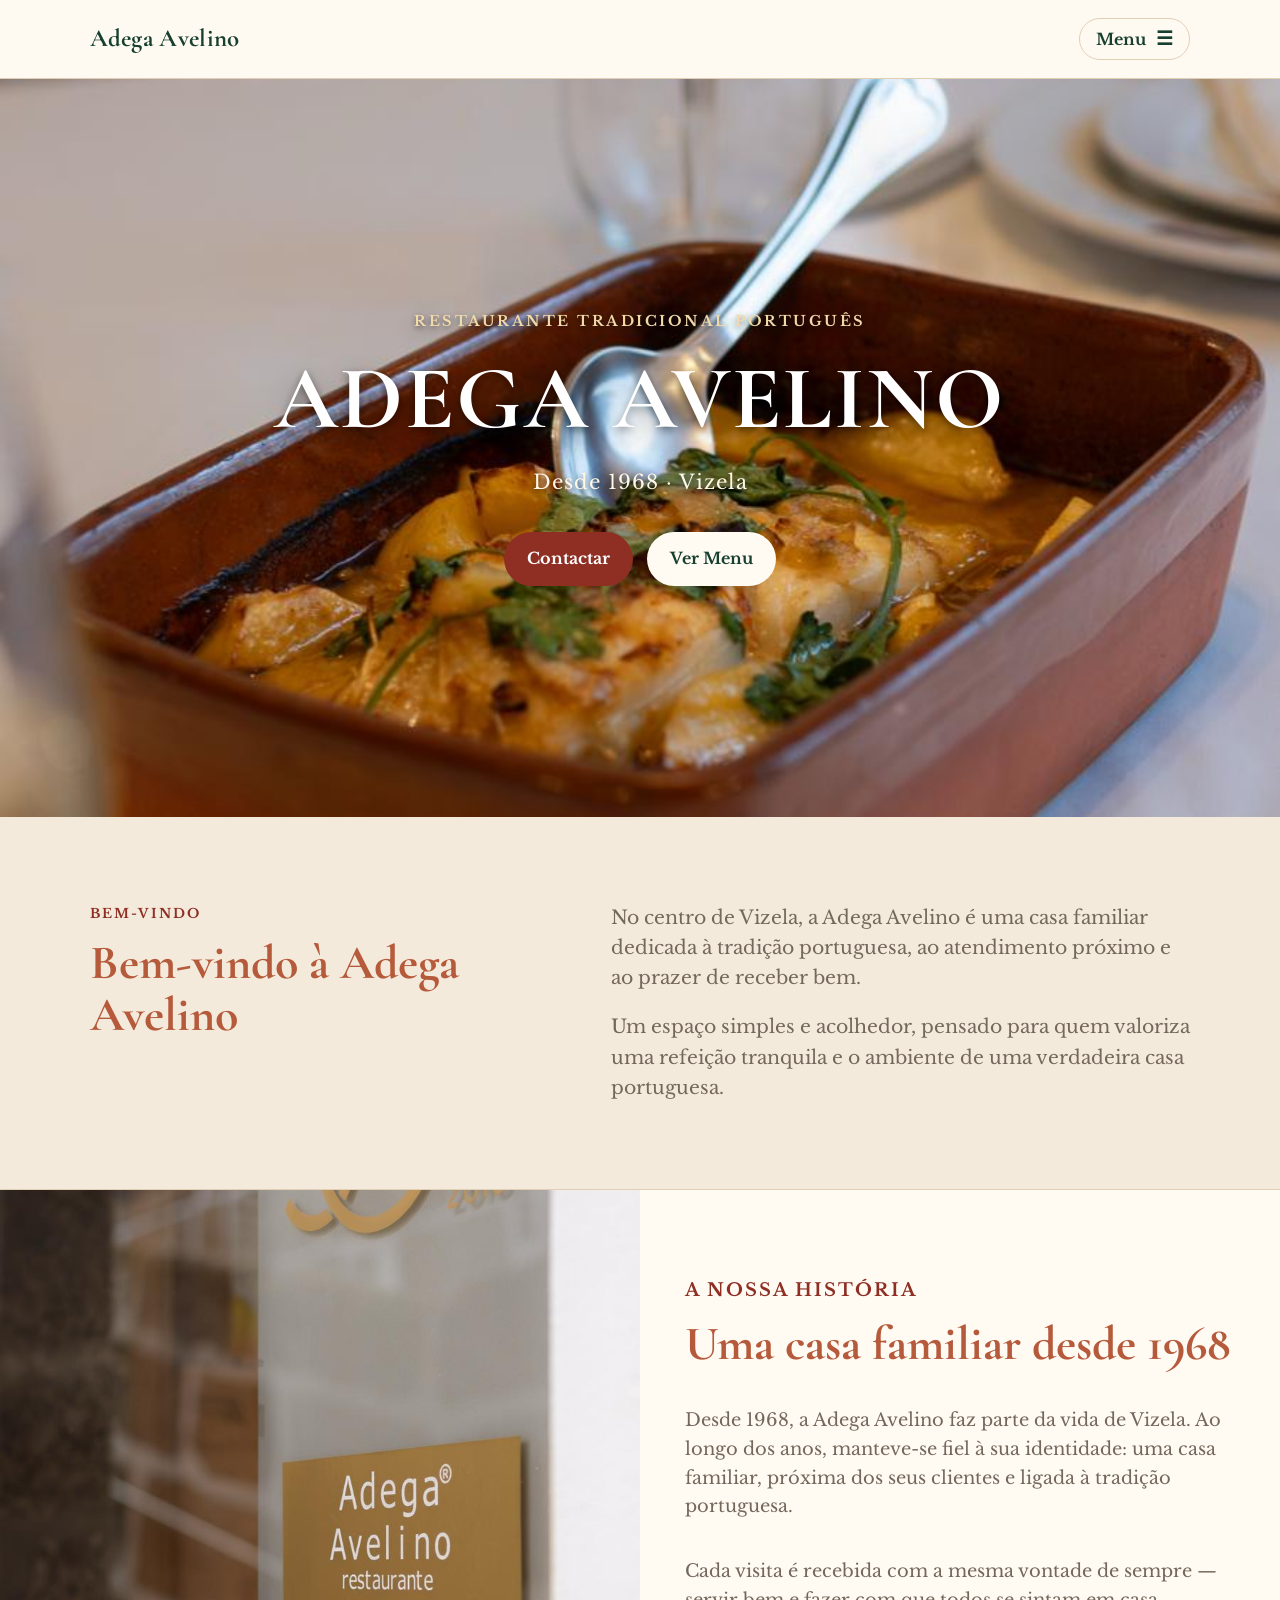
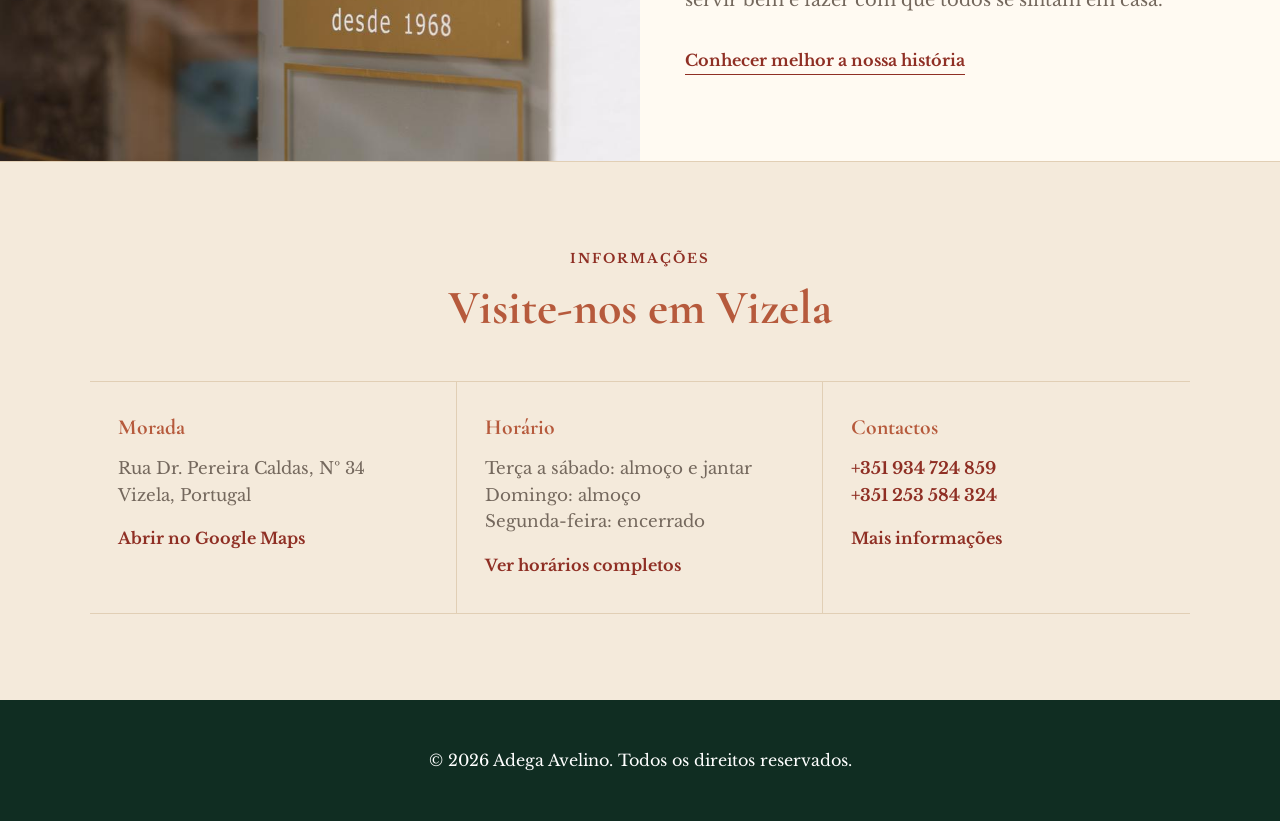
<file: index.html>
<!DOCTYPE html>
<html lang="pt">
<head>
  <meta charset="UTF-8" />
  <meta name="viewport" content="width=device-width, initial-scale=1.0" />

  <title>Adega Avelino | Restaurante Tradicional em Vizela</title>

  <meta
    name="description"
    content="Adega Avelino, restaurante tradicional português em Vizela desde 1968. Uma casa familiar dedicada à tradição, ao atendimento próximo e ao prazer de receber bem."
  />

  <link rel="stylesheet" href="assets/css/styles.css" />
</head>

<body>
  <header class="site-header">
    <a href="index.html" class="logo">Adega Avelino</a>

    <button class="menu-toggle" type="button" aria-label="Abrir menu">
      <span>Menu</span>
      <span class="menu-icon">☰</span>
    </button>
  </header>

  <div class="menu-overlay" id="menuOverlay">
    <div class="menu-panel">
      <div class="menu-panel-header">
        <a href="index.html" class="logo">Adega Avelino</a>

        <button class="menu-close" type="button" aria-label="Fechar menu">
          ×
        </button>
      </div>

      <nav class="overlay-nav">
        <a href="index.html">Início</a>
        <a href="sobre.html">Sobre Nós</a>
        <a href="menu.html">Menu</a>
        <a href="avaliacoes.html">Avaliações</a>
        <a href="contactos.html">Contactos</a>
        <a href="contactos.html">Reservas</a>
      </nav>

      <div class="menu-panel-footer">
        <p>Rua Dr. Pereira Caldas, Nº 34<br>Vizela</p>
        <a href="tel:+351934724859">+351 934 724 859</a>
      </div>
    </div>
  </div>

  <main>
    <section class="home-classic-hero">
      <div class="home-classic-hero-inner">
        <p class="home-kicker">Restaurante tradicional português</p>
        <h1>Adega Avelino</h1>
        <p class="home-meta">Desde 1968 · Vizela</p>

        <div class="home-hero-actions">
          <a href="contactos.html" class="btn btn-primary">Contactar</a>
          <a href="menu.html" class="btn btn-secondary">Ver Menu</a>
        </div>
      </div>
    </section>

    <section class="home-welcome">
      <div class="home-section-heading">
        <p class="eyebrow dark">Bem-vindo</p>
        <h2>Bem-vindo à Adega Avelino</h2>
      </div>

      <div class="home-welcome-text">
        <p>
          No centro de Vizela, a Adega Avelino é uma casa familiar dedicada à
          tradição portuguesa, ao atendimento próximo e ao prazer de receber bem.
        </p>

        <p>
          Um espaço simples e acolhedor, pensado para quem valoriza uma refeição
          tranquila e o ambiente de uma verdadeira casa portuguesa.
        </p>
      </div>
    </section>

    <section class="home-history">
      <div class="home-history-image"></div>

      <div class="home-history-text">
        <p class="eyebrow dark">A nossa história</p>
        <h2>Uma casa familiar desde 1968</h2>

        <p>
          Desde 1968, a Adega Avelino faz parte da vida de Vizela. Ao longo dos
          anos, manteve-se fiel à sua identidade: uma casa familiar, próxima dos
          seus clientes e ligada à tradição portuguesa.
        </p>

        <p>
          Cada visita é recebida com a mesma vontade de sempre — servir bem e
          fazer com que todos se sintam em casa.
        </p>

        <a href="sobre.html" class="text-link">Conhecer melhor a nossa história</a>
      </div>
    </section>

    <section class="home-info-simple">
      <div class="home-section-heading center">
        <p class="eyebrow dark">Informações</p>
        <h2>Visite-nos em Vizela</h2>
      </div>

      <div class="home-info-columns">
        <article>
          <h3>Morada</h3>
          <p>
            Rua Dr. Pereira Caldas, Nº 34<br>
            Vizela, Portugal
          </p>

          <a
            href="https://maps.app.goo.gl/jkGXT7H3oTZgTaAMA"
            target="_blank"
            rel="noopener noreferrer"
          >
            Abrir no Google Maps
          </a>
        </article>

        <article>
          <h3>Horário</h3>
          <p>
            Terça a sábado: almoço e jantar<br>
            Domingo: almoço<br>
            Segunda-feira: encerrado
          </p>

          <a href="contactos.html">Ver horários completos</a>
        </article>

        <article>
          <h3>Contactos</h3>
          <p>
            <a href="tel:+351934724859">+351 934 724 859</a><br>
            <a href="tel:+351253584324">+351 253 584 324</a>
          </p>

          <a href="contactos.html">Mais informações</a>
        </article>
      </div>
    </section>
  </main>

  <footer class="site-footer">
    <p>© 2026 Adega Avelino. Todos os direitos reservados.</p>
  </footer>

  <script src="assets/js/main.js"></script>
</body>
</html>
</file>
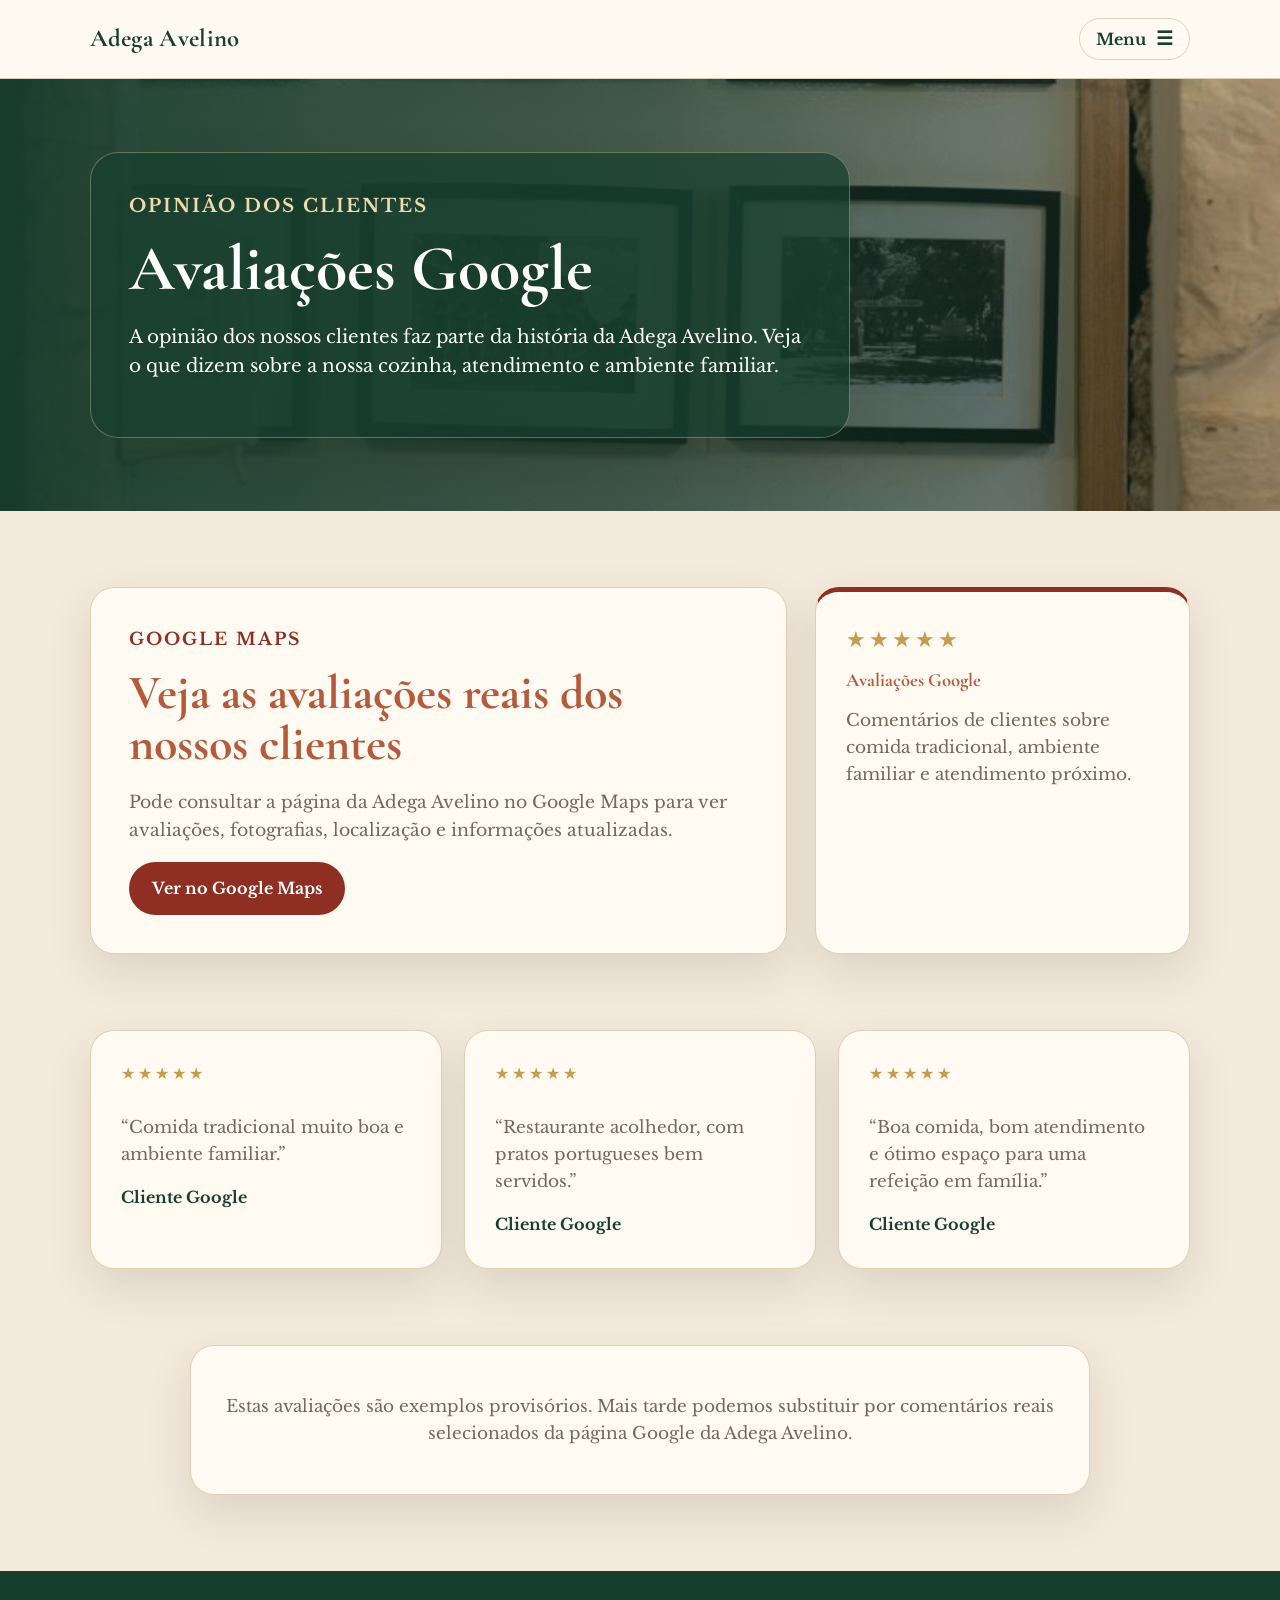
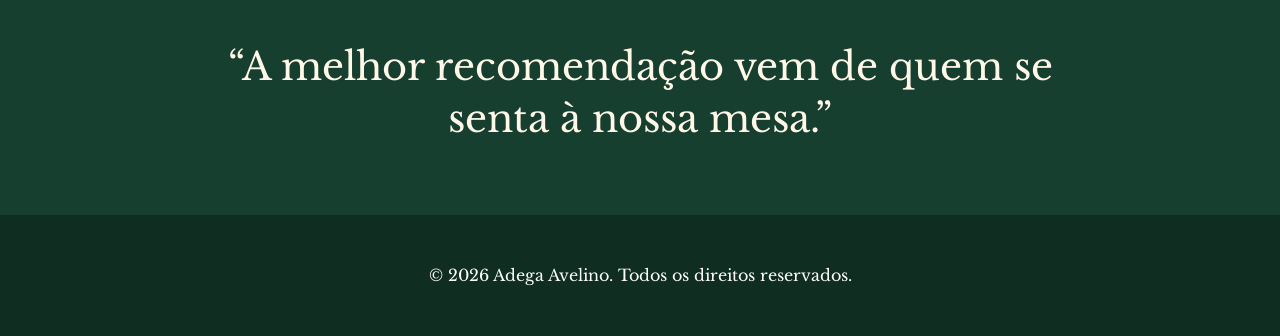
<file: avaliacoes.html>
<!-- teste -->
<!DOCTYPE html>
<html lang="pt">
<head>
  <meta charset="UTF-8" />
  <meta name="viewport" content="width=device-width, initial-scale=1.0" />

  <title>Avaliações | Adega Avelino</title>

  <meta
    name="description"
    content="Veja avaliações de clientes da Adega Avelino no Google Maps."
  />

  <link rel="stylesheet" href="assets/css/styles.css" />
</head>

<body>
  <header class="site-header">
  <a href="index.html" class="logo">Adega Avelino</a>

  <button class="menu-toggle" type="button" aria-label="Abrir menu">
    <span>Menu</span>
    <span class="menu-icon">☰</span>
  </button>
</header>

<div class="menu-overlay" id="menuOverlay">
  <div class="menu-panel">
    <div class="menu-panel-header">
      <a href="index.html" class="logo">Adega Avelino</a>

      <button class="menu-close" type="button" aria-label="Fechar menu">
        ×
      </button>
    </div>

    <nav class="overlay-nav">
      <a href="index.html">Início</a>
      <a href="sobre.html">Sobre Nós</a>
      <a href="menu.html">Menu</a>
      <a href="avaliacoes.html">Avaliações</a>
      <a href="contactos.html">Contactos</a>
      <a href="contactos.html">Reservas</a>
    </nav>

    <div class="menu-panel-footer">
      <p>Rua Dr. Pereira Caldas, Nº 34<br>Vizela</p>
      <a href="tel:+351934724859">+351 934 724 859</a>
    </div>
  </div>
</div>

  <main>
    <section class="page-hero">
      <div class="page-hero-card">
        <p class="eyebrow">Opinião dos clientes</p>
        <h1>Avaliações Google</h1>
        <p>
          A opinião dos nossos clientes faz parte da história da Adega Avelino.
          Veja o que dizem sobre a nossa cozinha, atendimento e ambiente familiar.
        </p>
      </div>
    </section>

    <section class="section reviews-intro">
      <div class="intro-text">
        <p class="eyebrow dark">Google Maps</p>
        <h2>Veja as avaliações reais dos nossos clientes</h2>
        <p>
          Pode consultar a página da Adega Avelino no Google Maps para ver avaliações,
          fotografias, localização e informações atualizadas.
        </p>

        <a
          href="https://maps.app.goo.gl/jkGXT7H3oTZgTaAMA"
          target="_blank"
          rel="noopener noreferrer"
          class="btn btn-primary"
        >
          Ver no Google Maps
        </a>
      </div>

      <div class="review-score-card">
        <span class="stars">★★★★★</span>
        <h3>Avaliações Google</h3>
        <p>
          Comentários de clientes sobre comida tradicional, ambiente familiar
          e atendimento próximo.
        </p>
      </div>
    </section>

    <section class="section reviews-grid-section">
      <article class="review-card">
        <span class="stars small">★★★★★</span>
        <p>
          “Comida tradicional muito boa e ambiente familiar.”
        </p>
        <strong>Cliente Google</strong>
      </article>

      <article class="review-card">
        <span class="stars small">★★★★★</span>
        <p>
          “Restaurante acolhedor, com pratos portugueses bem servidos.”
        </p>
        <strong>Cliente Google</strong>
      </article>

      <article class="review-card">
        <span class="stars small">★★★★★</span>
        <p>
          “Boa comida, bom atendimento e ótimo espaço para uma refeição em família.”
        </p>
        <strong>Cliente Google</strong>
      </article>
    </section>

    <section class="section reviews-note-section">
      <div class="reviews-note">
        <p>
          Estas avaliações são exemplos provisórios. Mais tarde podemos substituir por
          comentários reais selecionados da página Google da Adega Avelino.
        </p>
      </div>
    </section>

    <section class="quote-section">
      <blockquote>
        “A melhor recomendação vem de quem se senta à nossa mesa.”
      </blockquote>
    </section>
  </main>

  <footer class="site-footer">
    <p>© 2026 Adega Avelino. Todos os direitos reservados.</p>
  </footer>
</body>

<script src="assets/js/main.js"></script>
  
</html>
</file>
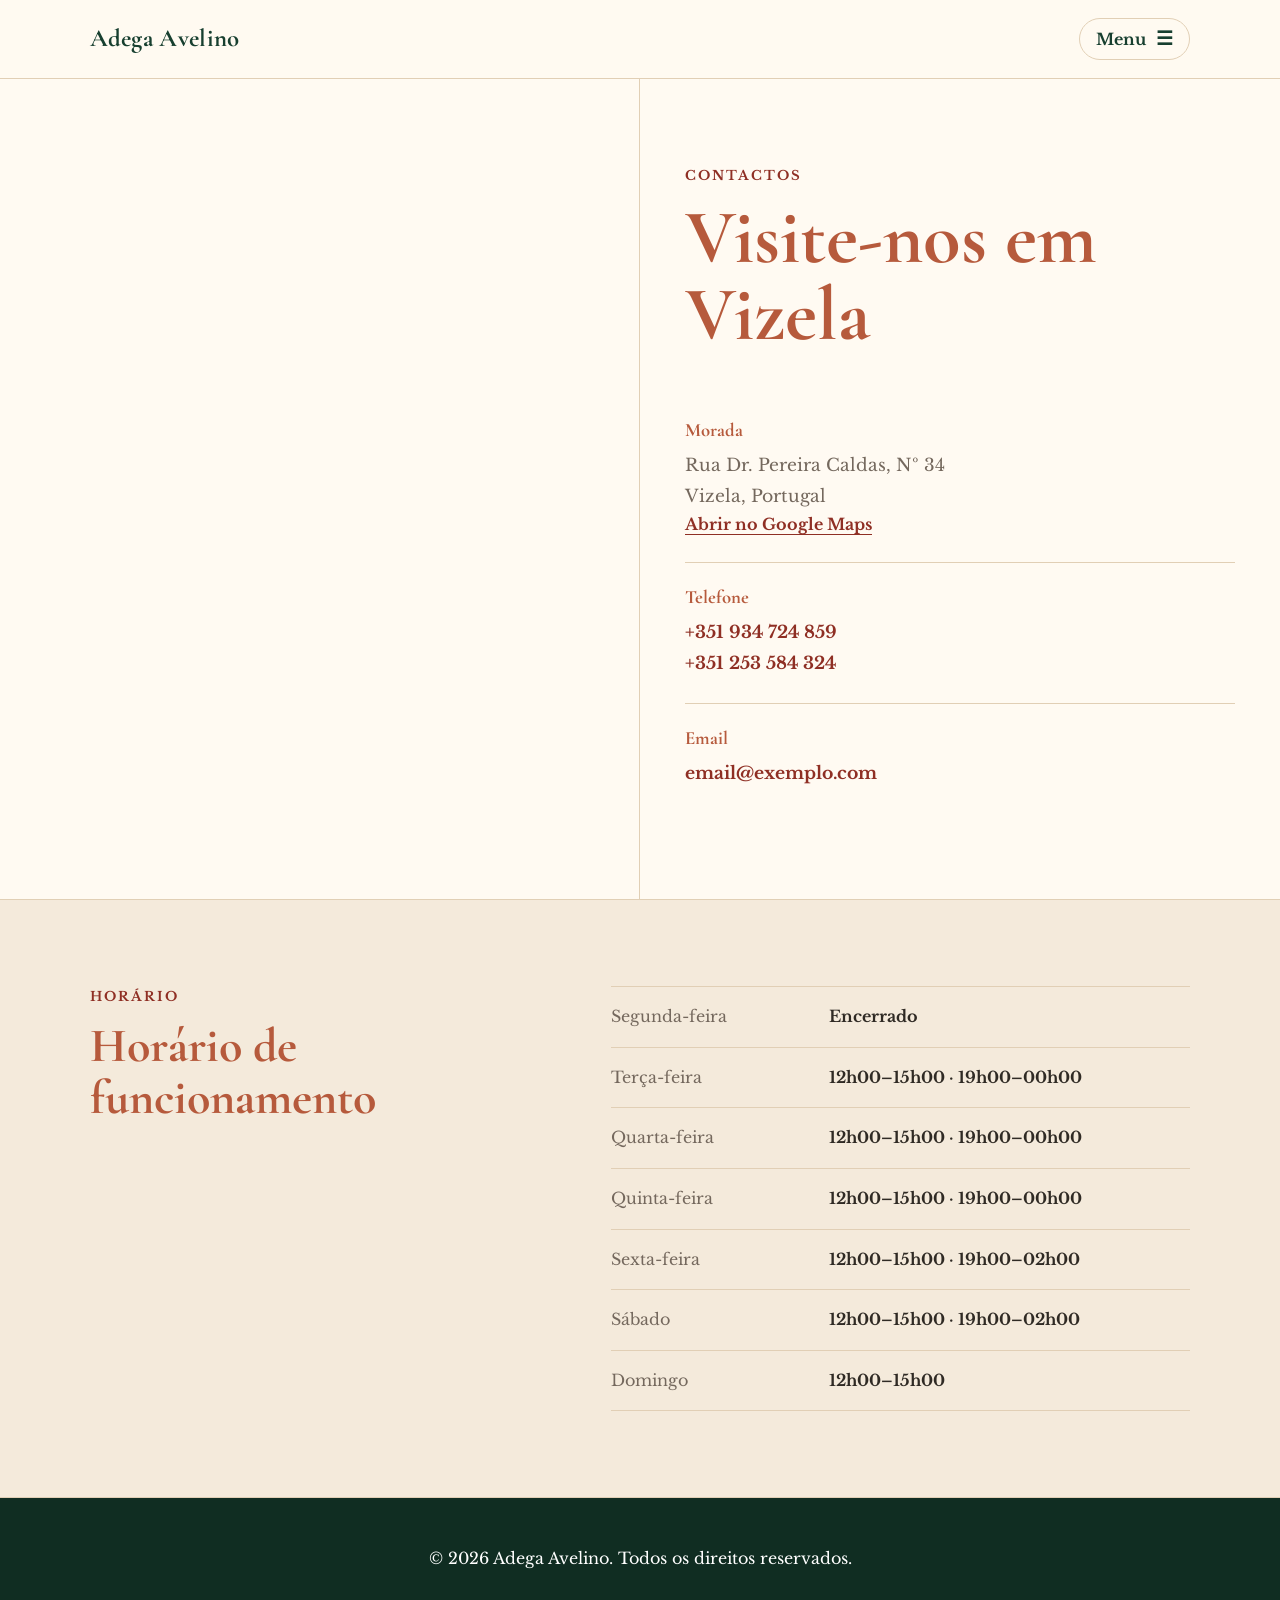
<file: contactos.html>
<!DOCTYPE html>
<html lang="pt">
<head>
  <meta charset="UTF-8" />
  <meta name="viewport" content="width=device-width, initial-scale=1.0" />

  <title>Contactos | Adega Avelino</title>

  <meta
    name="description"
    content="Contactos, localização e horário da Adega Avelino em Vizela. Restaurante tradicional português desde 1968."
  />

  <link rel="stylesheet" href="assets/css/styles.css" />
</head>

<body>
  <header class="site-header">
    <a href="index.html" class="logo">Adega Avelino</a>

    <button class="menu-toggle" type="button" aria-label="Abrir menu">
      <span>Menu</span>
      <span class="menu-icon">☰</span>
    </button>
  </header>

  <div class="menu-overlay" id="menuOverlay">
    <div class="menu-panel">
      <div class="menu-panel-header">
        <a href="index.html" class="logo">Adega Avelino</a>

        <button class="menu-close" type="button" aria-label="Fechar menu">×</button>
      </div>

      <nav class="overlay-nav">
        <a href="index.html">Início</a>
        <a href="sobre.html">Sobre Nós</a>
        <a href="menu.html">Menu</a>
        <a href="avaliacoes.html">Avaliações</a>
        <a href="contactos.html">Contactos</a>
        <a href="contactos.html">Reservas</a>
      </nav>

      <div class="menu-panel-footer">
        <p>Rua Dr. Pereira Caldas, Nº 34<br>Vizela</p>
        <a href="tel:+351934724859">+351 934 724 859</a>
      </div>
    </div>
  </div>

  <main>
    <section class="contact-about-style">
      <div class="contact-map-side">
        <iframe
          title="Localização da Adega Avelino no Google Maps"
          src="https://www.google.com/maps?q=Rua%20Dr.%20Pereira%20Caldas%2C%2034%20Vizela%2C%20Portugal&output=embed"
          loading="lazy"
          referrerpolicy="no-referrer-when-downgrade"
          allowfullscreen>
        </iframe>
      </div>

      <div class="contact-about-content">
        <p class="eyebrow dark">Contactos</p>
        <h1>Visite-nos em Vizela</h1>

        <div class="contact-info-block">
          <h3>Morada</h3>
          <p>
            Rua Dr. Pereira Caldas, Nº 34<br>
            Vizela, Portugal
          </p>

          <a
            href="https://maps.app.goo.gl/jkGXT7H3oTZgTaAMA"
            target="_blank"
            rel="noopener noreferrer"
            class="text-link"
          >
            Abrir no Google Maps
          </a>
        </div>

        <div class="contact-info-block">
          <h3>Telefone</h3>
          <p>
            <a href="tel:+351934724859">+351 934 724 859</a><br>
            <a href="tel:+351253584324">+351 253 584 324</a>
          </p>
        </div>

        <div class="contact-info-block">
          <h3>Email</h3>
          <p>
            <a href="mailto:email@exemplo.com">email@exemplo.com</a>
          </p>
        </div>
      </div>
    </section>

    <section class="contact-hours-classic">
      <div class="contact-hours-title">
        <p class="eyebrow dark">Horário</p>
        <h2>Horário de funcionamento</h2>
      </div>

      <div class="contact-hours-table">
        <div>
          <span>Segunda-feira</span>
          <strong>Encerrado</strong>
        </div>

        <div>
          <span>Terça-feira</span>
          <strong>12h00–15h00 · 19h00–00h00</strong>
        </div>

        <div>
          <span>Quarta-feira</span>
          <strong>12h00–15h00 · 19h00–00h00</strong>
        </div>

        <div>
          <span>Quinta-feira</span>
          <strong>12h00–15h00 · 19h00–00h00</strong>
        </div>

        <div>
          <span>Sexta-feira</span>
          <strong>12h00–15h00 · 19h00–02h00</strong>
        </div>

        <div>
          <span>Sábado</span>
          <strong>12h00–15h00 · 19h00–02h00</strong>
        </div>

        <div>
          <span>Domingo</span>
          <strong>12h00–15h00</strong>
        </div>
      </div>
    </section>
  </main>

  <footer class="site-footer">
    <p>© 2026 Adega Avelino. Todos os direitos reservados.</p>
  </footer>

  <script src="assets/js/main.js"></script>
</body>
</html>
</file>
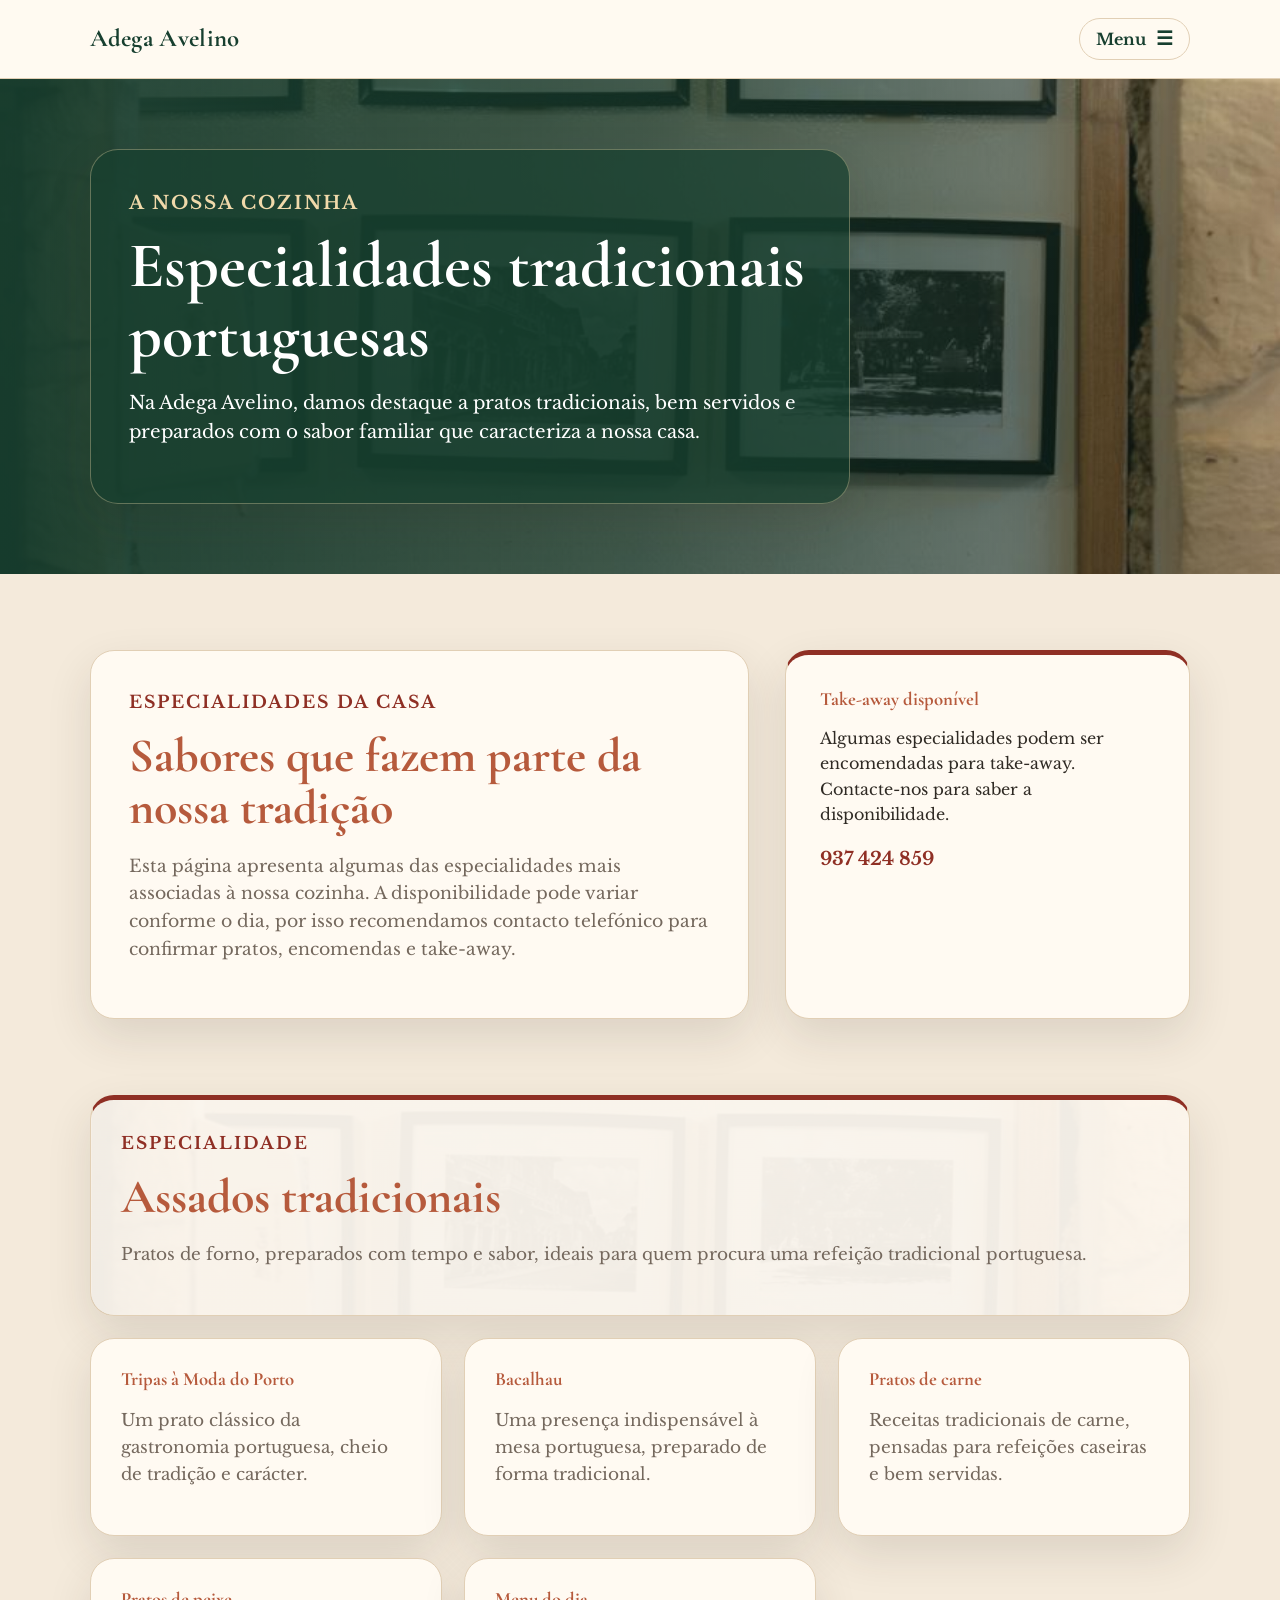
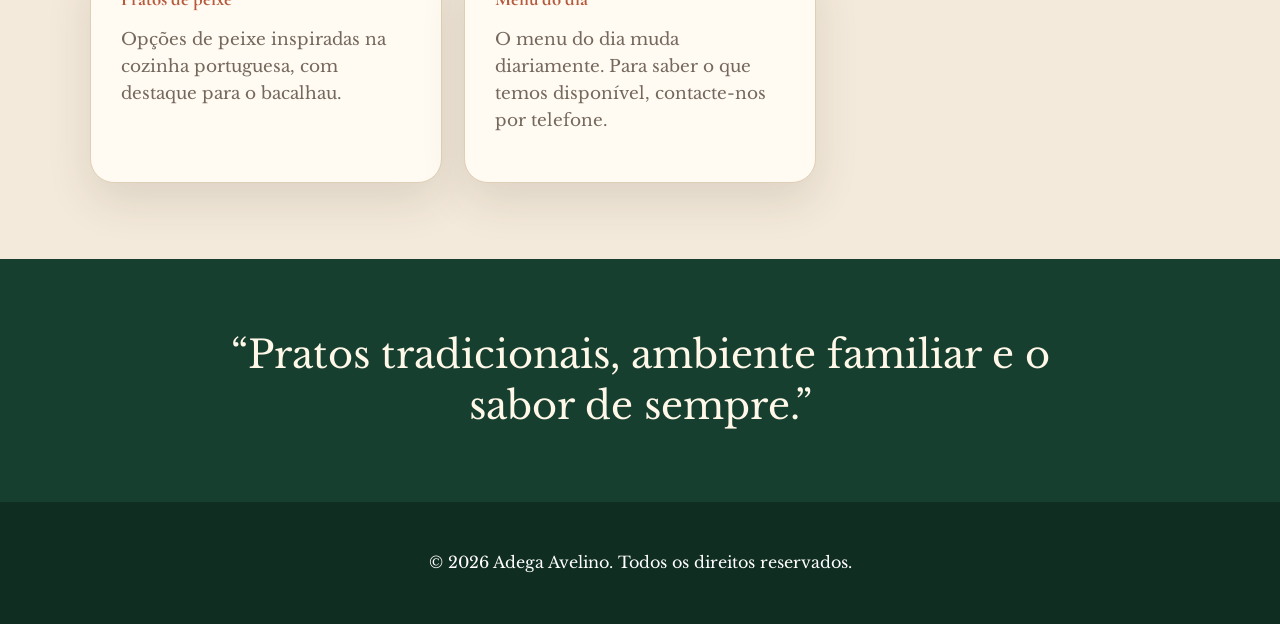
<file: menu.html>
<!-- teste -->
<!DOCTYPE html>
<html lang="pt">
<head>
  <meta charset="UTF-8" />
  <meta name="viewport" content="width=device-width, initial-scale=1.0" />

  <title>Menu | Adega Avelino</title>

  <meta
    name="description"
    content="Conheça algumas das especialidades da Adega Avelino em Vizela: assados tradicionais, Tripas à Moda do Porto, bacalhau e cozinha portuguesa."
  />

  <link rel="stylesheet" href="assets/css/styles.css" />
</head>

<body>
  <header class="site-header">
  <a href="index.html" class="logo">Adega Avelino</a>

  <button class="menu-toggle" type="button" aria-label="Abrir menu">
    <span>Menu</span>
    <span class="menu-icon">☰</span>
  </button>
</header>

<div class="menu-overlay" id="menuOverlay">
  <div class="menu-panel">
    <div class="menu-panel-header">
      <a href="index.html" class="logo">Adega Avelino</a>

      <button class="menu-close" type="button" aria-label="Fechar menu">
        ×
      </button>
    </div>

    <nav class="overlay-nav">
      <a href="index.html">Início</a>
      <a href="sobre.html">Sobre Nós</a>
      <a href="menu.html">Menu</a>
      <a href="avaliacoes.html">Avaliações</a>
      <a href="contactos.html">Contactos</a>
      <a href="contactos.html">Reservas</a>
    </nav>

    <div class="menu-panel-footer">
      <p>Rua Dr. Pereira Caldas, Nº 34<br>Vizela</p>
      <a href="tel:+351934724859">+351 934 724 859</a>
    </div>
  </div>
</div>

  <main>
    <section class="page-hero">
  <div class="page-hero-card">
    <p class="eyebrow">A nossa cozinha</p>
    <h1>Especialidades tradicionais portuguesas</h1>
    <p>
      Na Adega Avelino, damos destaque a pratos tradicionais, bem servidos
      e preparados com o sabor familiar que caracteriza a nossa casa.
    </p>
  </div>
</section>

    <section class="section menu-intro">
      <div class="intro-text">
        <p class="eyebrow dark">Especialidades da casa</p>
        <h2>Sabores que fazem parte da nossa tradição</h2>
        <p>
          Esta página apresenta algumas das especialidades mais associadas à nossa cozinha.
          A disponibilidade pode variar conforme o dia, por isso recomendamos contacto
          telefónico para confirmar pratos, encomendas e take-away.
        </p>
      </div>

      <div class="info-card">
        <h3>Take-away disponível</h3>
        <p>
          Algumas especialidades podem ser encomendadas para take-away.
          Contacte-nos para saber a disponibilidade.
        </p>
        <a href="tel:937424859">937 424 859</a>
      </div>
    </section>

    <section class="section menu-grid-section">
      <article class="menu-card featured">
        <p class="eyebrow dark">Especialidade</p>
        <h2>Assados tradicionais</h2>
        <p>
          Pratos de forno, preparados com tempo e sabor, ideais para quem procura
          uma refeição tradicional portuguesa.
        </p>
      </article>

      <article class="menu-card">
        <h3>Tripas à Moda do Porto</h3>
        <p>
          Um prato clássico da gastronomia portuguesa, cheio de tradição e carácter.
        </p>
      </article>

      <article class="menu-card">
        <h3>Bacalhau</h3>
        <p>
          Uma presença indispensável à mesa portuguesa, preparado de forma tradicional.
        </p>
      </article>

      <article class="menu-card">
        <h3>Pratos de carne</h3>
        <p>
          Receitas tradicionais de carne, pensadas para refeições caseiras e bem servidas.
        </p>
      </article>

      <article class="menu-card">
        <h3>Pratos de peixe</h3>
        <p>
          Opções de peixe inspiradas na cozinha portuguesa, com destaque para o bacalhau.
        </p>
      </article>

      <article class="menu-card">
        <h3>Menu do dia</h3>
        <p>
          O menu do dia muda diariamente. Para saber o que temos disponível,
          contacte-nos por telefone.
        </p>
      </article>
    </section>

    <section class="quote-section">
      <blockquote>
        “Pratos tradicionais, ambiente familiar e o sabor de sempre.”
      </blockquote>
    </section>
  </main>

  <footer class="site-footer">
    <p>© 2026 Adega Avelino. Todos os direitos reservados.</p>
  </footer>
</body>

<script src="assets/js/main.js"></script>

</html>
</file>
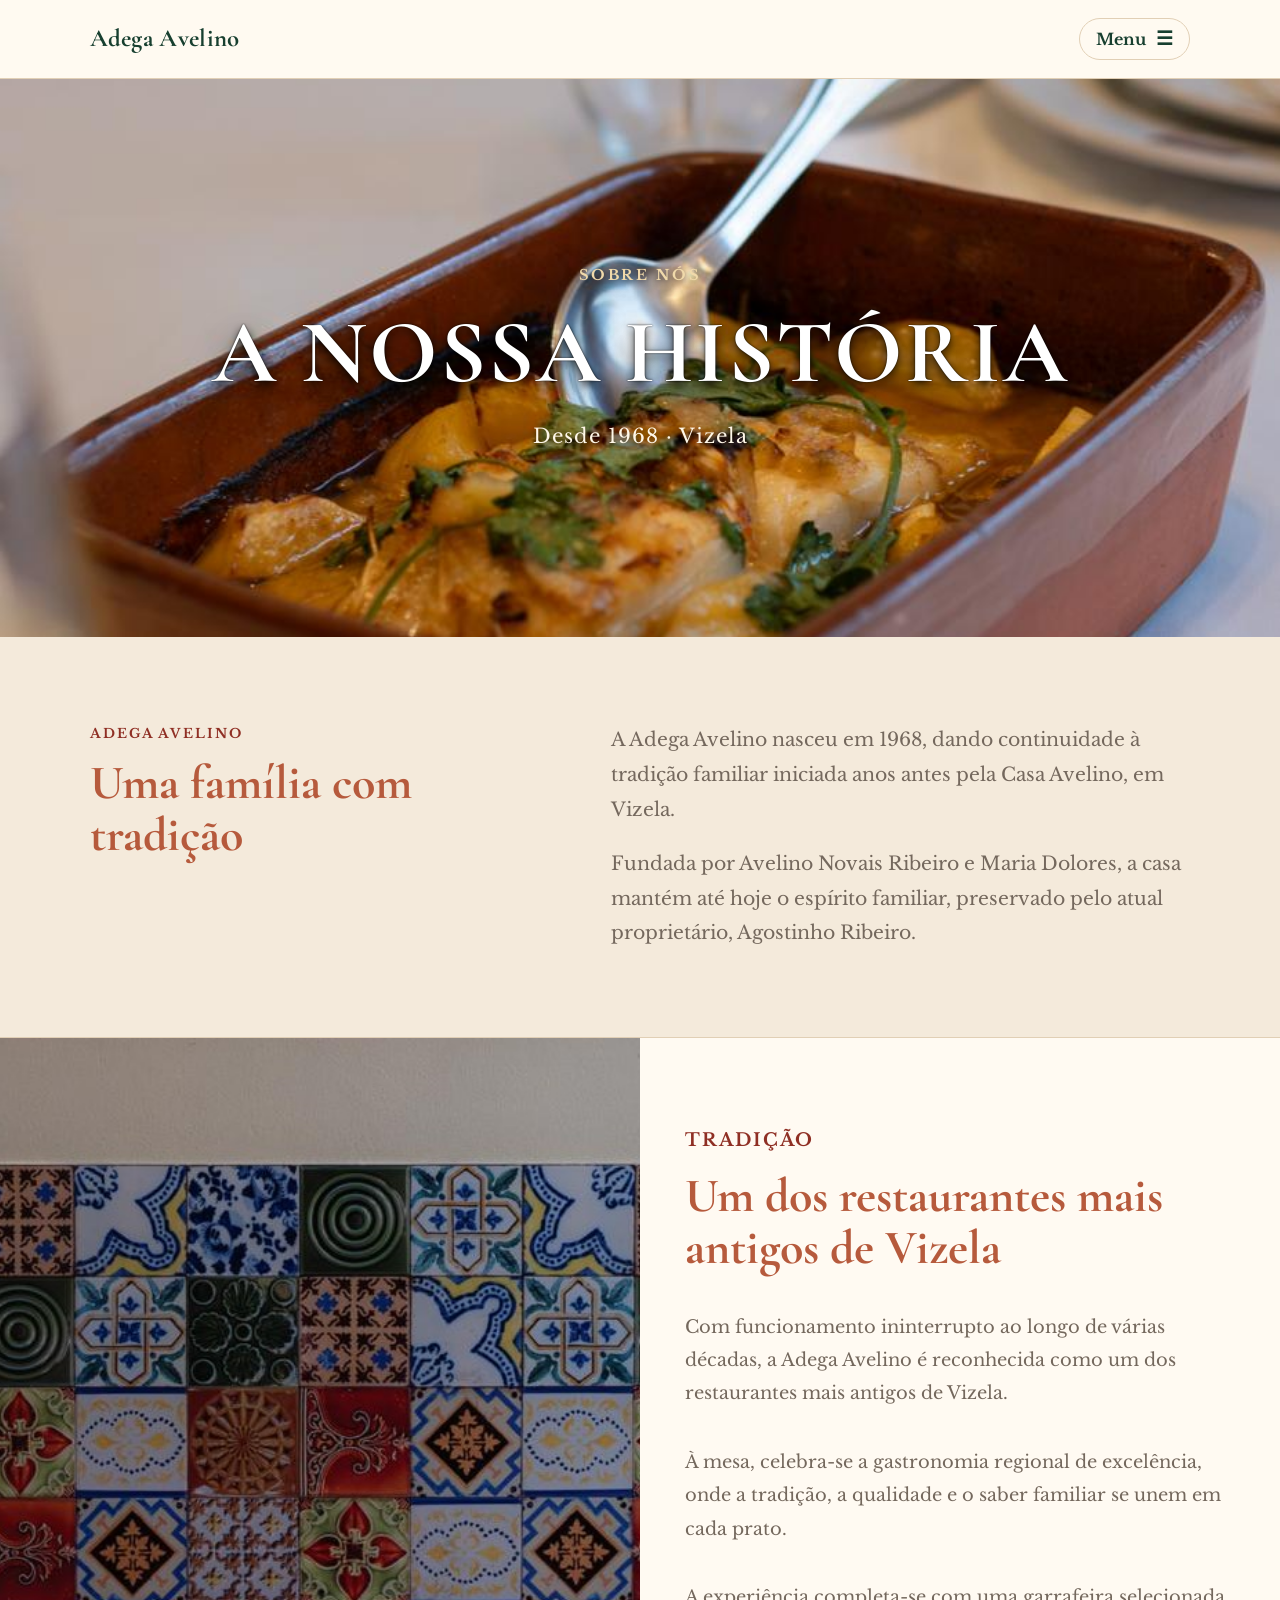
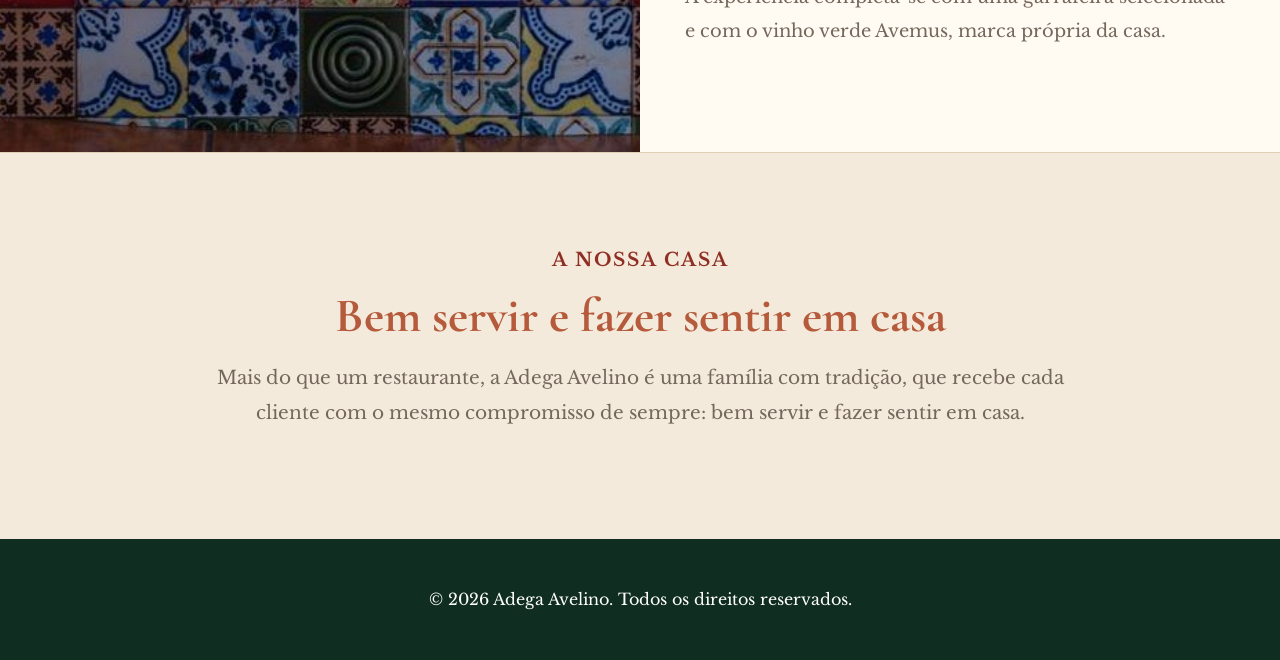
<file: sobre.html>
<!DOCTYPE html>
<html lang="pt">
<head>
  <meta charset="UTF-8" />
  <meta name="viewport" content="width=device-width, initial-scale=1.0" />

  <title>Sobre Nós | Adega Avelino</title>

  <meta
    name="description"
    content="Conheça a história da Adega Avelino, restaurante tradicional português em Vizela desde 1968."
  />

  <link rel="stylesheet" href="assets/css/styles.css" />
</head>

<body>
  <header class="site-header">
    <a href="index.html" class="logo">Adega Avelino</a>

    <button class="menu-toggle" type="button" aria-label="Abrir menu">
      <span>Menu</span>
      <span class="menu-icon">☰</span>
    </button>
  </header>

  <div class="menu-overlay" id="menuOverlay">
    <div class="menu-panel">
      <div class="menu-panel-header">
        <a href="index.html" class="logo">Adega Avelino</a>

        <button class="menu-close" type="button" aria-label="Fechar menu">×</button>
      </div>

      <nav class="overlay-nav">
        <a href="index.html">Início</a>
        <a href="sobre.html">Sobre Nós</a>
        <a href="menu.html">Menu</a>
        <a href="avaliacoes.html">Avaliações</a>
        <a href="contactos.html">Contactos</a>
        <a href="contactos.html">Reservas</a>
      </nav>

      <div class="menu-panel-footer">
        <p>Rua Dr. Pereira Caldas, Nº 34<br>Vizela</p>
        <a href="tel:+351934724859">+351 934 724 859</a>
      </div>
    </div>
  </div>

  <main>
    <section class="about-page-hero">
      <div class="about-page-hero-inner">
        <p class="home-kicker">Sobre nós</p>
        <h1>A nossa história</h1>
        <p class="home-meta">Desde 1968 · Vizela</p>
      </div>
    </section>

    <section class="about-classic-intro">
      <div class="home-section-heading">
        <p class="eyebrow dark">Adega Avelino</p>
        <h2>Uma família com tradição</h2>
      </div>

      <div class="about-classic-text">
        <p>
          A Adega Avelino nasceu em 1968, dando continuidade à tradição familiar
          iniciada anos antes pela Casa Avelino, em Vizela.
        </p>

        <p>
          Fundada por Avelino Novais Ribeiro e Maria Dolores, a casa mantém até hoje
          o espírito familiar, preservado pelo atual proprietário, Agostinho Ribeiro.
        </p>
      </div>
    </section>

    <section class="about-classic-split">
      <div class="about-classic-image"></div>

      <div class="about-classic-content">
        <p class="eyebrow dark">Tradição</p>
        <h2>Um dos restaurantes mais antigos de Vizela</h2>

        <p>
          Com funcionamento ininterrupto ao longo de várias décadas, a Adega Avelino
          é reconhecida como um dos restaurantes mais antigos de Vizela.
        </p>

        <p>
          À mesa, celebra-se a gastronomia regional de excelência, onde a tradição,
          a qualidade e o saber familiar se unem em cada prato.
        </p>

        <p>
          A experiência completa-se com uma garrafeira selecionada e com o vinho verde
          Avemus, marca própria da casa.
        </p>
      </div>
    </section>

    <section class="about-classic-final">
      <div>
        <p class="eyebrow dark">A nossa casa</p>
        <h2>Bem servir e fazer sentir em casa</h2>

        <p>
          Mais do que um restaurante, a Adega Avelino é uma família com tradição,
          que recebe cada cliente com o mesmo compromisso de sempre: bem servir e
          fazer sentir em casa.
        </p>
      </div>
    </section>
  </main>

  <footer class="site-footer">
    <p>© 2026 Adega Avelino. Todos os direitos reservados.</p>
  </footer>

  <script src="assets/js/main.js"></script>
</body>
</html>
</file>
<file: assets/css/styles.css>
@import url("https://fonts.googleapis.com/css2?family=Cormorant+Garamond:wght@500;600;700&family=Libre+Baskerville:wght@400;700&display=swap");

:root {
  --cream: #f4eadb;
  --paper: #fffaf2;
  --green: #173f2f;
  --green-soft: #2f5c47;
  --wine: #8f2f24;
  --brick: #b65a3c;
  --gold: #c89b4f;
  --brown: #6b4f3a;
  --text: #2f2a24;
  --muted: #74685d;
  --border: #e1cfb5;
  --shadow: 0 18px 45px rgba(47, 42, 36, 0.12);
}

* {
  box-sizing: border-box;
}

html {
  scroll-behavior: smooth;
}

body {
  margin: 0;
  font-family: "Libre Baskerville", Georgia, "Times New Roman", serif;
  background: var(--cream);
  color: var(--text);
  line-height: 1.6;
}

a {
  color: inherit;
}

.site-header {
  display: flex;
  justify-content: space-between;
  align-items: center;
  gap: 28px;
  padding: 18px 7%;
  background: rgba(255, 250, 242, 0.96);
  border-bottom: 1px solid var(--border);
  position: sticky;
  top: 0;
  z-index: 50;
  backdrop-filter: blur(8px);
}

.logo {
  font-size: 1.55rem;
  font-weight: bold;
  color: var(--green);
  text-decoration: none;
  letter-spacing: 0.3px;
}

.menu-toggle {
  display: inline-flex;
  align-items: center;
  gap: 10px;
  background: transparent;
  border: 1px solid var(--border);
  border-radius: 999px;
  padding: 10px 16px;
  color: var(--green);
  font-family: Georgia, "Times New Roman", serif;
  font-size: 1rem;
  font-weight: bold;
  cursor: pointer;
}

.menu-toggle:hover {
  border-color: var(--gold);
  color: var(--wine);
}

.menu-icon {
  font-size: 1.2rem;
  line-height: 1;
}

.menu-overlay {
  position: fixed;
  inset: 0;
  background: rgba(16, 45, 34, 0.62);
  z-index: 100;
  opacity: 0;
  visibility: hidden;
  transition: opacity 0.25s ease, visibility 0.25s ease;
}

.menu-overlay.is-open {
  opacity: 1;
  visibility: visible;
}

.menu-panel {
  width: min(420px, 90vw);
  height: 100%;
  margin-left: auto;
  background: var(--paper);
  border-left: 1px solid var(--border);
  padding: 28px;
  display: flex;
  flex-direction: column;
  transform: translateX(100%);
  transition: transform 0.28s ease;
  box-shadow: -20px 0 50px rgba(16, 45, 34, 0.2);
}

.menu-overlay.is-open .menu-panel {
  transform: translateX(0);
}

.menu-panel-header {
  display: flex;
  align-items: center;
  justify-content: space-between;
  gap: 16px;
  padding-bottom: 26px;
  border-bottom: 1px solid var(--border);
}

.menu-close {
  width: 42px;
  height: 42px;
  border-radius: 999px;
  border: 1px solid var(--border);
  background: var(--cream);
  color: var(--green);
  font-size: 2rem;
  line-height: 1;
  cursor: pointer;
}

.menu-close:hover {
  color: var(--wine);
  border-color: var(--gold);
}

.overlay-nav {
  display: grid;
  gap: 4px;
  padding: 34px 0;
}

.overlay-nav a {
  text-decoration: none;
  color: var(--green);
  font-size: clamp(1.8rem, 4vw, 2.5rem);
  line-height: 1.15;
  font-weight: bold;
  padding: 10px 0;
  border-bottom: 1px solid transparent;
}

.overlay-nav a:hover {
  color: var(--wine);
  border-bottom-color: var(--border);
}

.menu-panel-footer {
  margin-top: auto;
  padding-top: 24px;
  border-top: 1px solid var(--border);
  color: var(--muted);
}

.menu-panel-footer a {
  color: var(--wine);
  font-weight: bold;
  text-decoration: none;
}

body.menu-open {
  overflow: hidden;
}

.hero {
  min-height: 72vh;
  display: flex;
  align-items: center;
  padding: 80px 7%;
  background:
    linear-gradient(90deg, rgba(23, 63, 47, 0.92), rgba(23, 63, 47, 0.68), rgba(23, 63, 47, 0.2)),
    url("../images/foto_adega.jpeg");
  background-size: cover;
  background-position: center;
  color: white;
}

.hero-card {
  max-width: 720px;
  background: rgba(23, 63, 47, 0.72);
  border: 1px solid rgba(240, 217, 170, 0.35);
  border-radius: 28px;
  padding: 42px;
  box-shadow: var(--shadow);
}

.eyebrow {
  text-transform: uppercase;
  letter-spacing: 2px;
  font-size: 0.82rem;
  margin: 0 0 14px;
  color: #f0d9aa;
  font-weight: bold;
}

.eyebrow.dark {
  color: var(--wine);
}

h1,
h2,
h3,
.logo,
.overlay-nav a {
  font-family: "Cormorant Garamond", Georgia, "Times New Roman", serif;
}

h1,
h2,
h3 {
  line-height: 1.08;
  margin-top: 0;
  font-weight: 700;
}

h1 {
  font-size: clamp(2.4rem, 5vw, 4.8rem);
  margin-bottom: 20px;
}

h2 {
  font-size: clamp(1.8rem, 4vw, 3rem);
  color: var(--brick);
  margin-bottom: 18px;
}

h3 {
  color: var(--brick);
  margin-bottom: 10px;
}

.hero p {
  font-size: 1.16rem;
  max-width: 620px;
}

.hero-buttons {
  display: flex;
  gap: 14px;
  flex-wrap: wrap;
  margin-top: 28px;
}

.btn {
  display: inline-block;
  padding: 13px 22px;
  border-radius: 999px;
  text-decoration: none;
  font-weight: bold;
  border: 1px solid transparent;
}

.btn-primary {
  background: var(--wine);
  color: white;
}

.btn-primary:hover {
  background: #73251d;
}

.btn-secondary {
  background: var(--paper);
  color: var(--green);
}

.btn-secondary:hover {
  border-color: var(--gold);
}

.section {
  padding: 76px 7%;
}

.intro {
  display: grid;
  grid-template-columns: 1.3fr 0.8fr;
  gap: 36px;
  align-items: stretch;
}

.intro-text,
.info-card,
.highlights article,
.story-card,
.value-card {
  background: var(--paper);
  border: 1px solid var(--border);
  border-radius: 24px;
  box-shadow: var(--shadow);
}

.intro-text {
  padding: 38px;
}

.intro-text p,
.content-page p,
.story-card p,
.value-card p,
.highlights p {
  color: var(--muted);
  font-size: 1.08rem;
}

.info-card {
  padding: 34px;
  border-top: 5px solid var(--wine);
}

.info-card a {
  color: var(--wine);
  font-weight: bold;
  text-decoration: none;
  font-size: 1.15rem;
}

.highlights {
  display: grid;
  grid-template-columns: repeat(3, 1fr);
  gap: 22px;
  padding-top: 0;
}

.highlights article {
  padding: 30px;
}

.page-hero {
  min-height: 48vh;
  display: flex;
  align-items: center;
  padding: 70px 7%;
  background:
    linear-gradient(90deg, rgba(23, 63, 47, 0.92), rgba(23, 63, 47, 0.68), rgba(23, 63, 47, 0.2)),
    url("../images/foto_adega.jpeg");
  background-size: cover;
  background-position: center;
  color: white;
}

.page-hero-card {
  max-width: 760px;
  background: rgba(23, 63, 47, 0.72);
  border: 1px solid rgba(240, 217, 170, 0.35);
  border-radius: 28px;
  padding: 38px;
  box-shadow: var(--shadow);
}

.page-hero h1 {
  margin-bottom: 18px;
  max-width: 820px;
}

.page-hero p {
  max-width: 720px;
  font-size: 1.15rem;
}

.content-page {
  max-width: 1100px;
}

.story-layout {
  display: grid;
  grid-template-columns: 1.1fr 0.9fr;
  gap: 28px;
  align-items: start;
}

.story-card {
  padding: 40px;
}

.values-grid {
  display: grid;
  gap: 20px;
}

.value-card {
  padding: 28px;
}

.quote-section {
  background: var(--green);
  color: white;
  text-align: center;
  padding: 70px 7%;
}

.quote-section blockquote {
  max-width: 900px;
  margin: 0 auto;
  font-size: clamp(1.5rem, 3vw, 2.4rem);
  line-height: 1.35;
  color: #fff7e8;
}

.site-footer {
  padding: 32px 7%;
  background: #102d22;
  color: white;
  text-align: center;
}

@media (max-width: 850px) {
  .site-header {
    align-items: flex-start;
    flex-direction: column;
  }

  .nav {
    gap: 12px 16px;
  }

  .hero {
    min-height: auto;
    padding: 58px 6%;
  }

  .hero-card {
    padding: 30px;
  }

  .intro,
  .highlights,
  .story-layout {
    grid-template-columns: 1fr;
  }

  .section {
    padding: 56px 6%;
  }

  .page-hero {
  min-height: auto;
  padding: 56px 6%;
}

.page-hero-card {
  padding: 30px;
}
}

.menu-intro {
  display: grid;
  grid-template-columns: 1.3fr 0.8fr;
  gap: 36px;
  align-items: stretch;
}

.menu-grid-section {
  display: grid;
  grid-template-columns: repeat(3, 1fr);
  gap: 22px;
  padding-top: 0;
}

.menu-card {
  background: var(--paper);
  border: 1px solid var(--border);
  border-radius: 24px;
  padding: 30px;
  box-shadow: var(--shadow);
}

.menu-card.featured {
  grid-column: span 3;
  background:
    linear-gradient(rgba(255, 250, 242, 0.94), rgba(255, 250, 242, 0.94)),
    url("../images/foto_adega.jpeg");
  background-size: cover;
  background-position: center;
  border-top: 5px solid var(--wine);
}

.menu-card p {
  color: var(--muted);
  font-size: 1.06rem;
}

@media (max-width: 850px) {
  .menu-intro,
  .menu-grid-section {
    grid-template-columns: 1fr;
  }

  .menu-card.featured {
    grid-column: span 1;
  }
}

.contact-intro {
  display: grid;
  grid-template-columns: 1.3fr 0.8fr;
  gap: 36px;
  align-items: stretch;
}

.contact-grid-section {
  display: grid;
  grid-template-columns: repeat(3, 1fr);
  gap: 22px;
  padding-top: 0;
}

.contact-card,
.hours-card,
.takeaway-card {
  background: var(--paper);
  border: 1px solid var(--border);
  border-radius: 24px;
  padding: 30px;
  box-shadow: var(--shadow);
}

.contact-card a,
.hours-card a,
.takeaway-card a {
  color: var(--wine);
  font-weight: bold;
  text-decoration: none;
}

.contact-card .btn,
.takeaway-card .btn {
  margin-top: 14px;
}

.contact-card .btn-primary,
.takeaway-card .btn-primary {
  color: white;
}

.contact-card .btn-secondary {
  background: var(--cream);
  color: var(--green);
}

.hours-section {
  display: grid;
  grid-template-columns: 1.2fr 0.8fr;
  gap: 22px;
  padding-top: 0;
}

.hours-grid {
  display: grid;
  grid-template-columns: 170px 1fr;
  gap: 12px 24px;
  margin-top: 26px;
}

.hours-grid span {
  color: var(--muted);
}

.hours-grid strong {
  color: var(--green);
}

.takeaway-card {
  border-top: 5px solid var(--wine);
}

.takeaway-card p,
.contact-card p {
  color: var(--muted);
  font-size: 1.06rem;
}

@media (max-width: 850px) {
  .contact-intro,
  .contact-grid-section,
  .hours-section {
    grid-template-columns: 1fr;
  }

  .hours-grid {
    grid-template-columns: 1fr;
  }
}

.contact-clean {
  display: grid;
  grid-template-columns: 1.25fr 0.75fr;
  gap: 28px;
  align-items: stretch;
}

.contact-main-card,
.contact-side-card,
.hours-clean-card {
  background: var(--paper);
  border: 1px solid var(--border);
  border-radius: 24px;
  padding: 34px;
  box-shadow: var(--shadow);
}

.contact-main-card h2,
.hours-clean-card h2 {
  margin-bottom: 28px;
}

.contact-list {
  display: grid;
  gap: 22px;
}

.contact-list div {
  display: grid;
  grid-template-columns: 130px 1fr;
  gap: 24px;
  padding-bottom: 18px;
  border-bottom: 1px solid var(--border);
}

.contact-list div:last-child {
  border-bottom: 0;
}

.contact-list span,
.hours-list span {
  color: var(--muted);
}

.contact-list strong,
.hours-list strong {
  color: var(--green);
  font-size: 1.05rem;
}

.contact-list a,
.contact-side-card a {
  color: var(--wine);
  text-decoration: none;
  font-weight: bold;
}

.contact-actions {
  display: flex;
  gap: 14px;
  flex-wrap: wrap;
  margin-top: 30px;
}

.contact-side-card {
  border-top: 5px solid var(--wine);
}

.contact-side-card p {
  color: var(--muted);
  font-size: 1.06rem;
}

.hours-clean-section {
  padding-top: 0;
}

.hours-clean-card {
  max-width: 950px;
  margin: 0 auto;
}

.hours-list {
  display: grid;
  gap: 0;
}

.hours-list div {
  display: grid;
  grid-template-columns: 190px 1fr;
  gap: 24px;
  padding: 15px 0;
  border-bottom: 1px solid var(--border);
}

.hours-list div:last-child {
  border-bottom: 0;
}

@media (max-width: 850px) {
  .contact-clean {
    grid-template-columns: 1fr;
  }

  .contact-list div,
  .hours-list div {
    grid-template-columns: 1fr;
    gap: 4px;
  }

  .contact-main-card,
  .contact-side-card,
  .hours-clean-card {
    padding: 28px;
  }
}
.reviews-intro {
  display: grid;
  grid-template-columns: 1.3fr 0.7fr;
  gap: 28px;
  align-items: stretch;
}

.review-score-card,
.review-card,
.reviews-note {
  background: var(--paper);
  border: 1px solid var(--border);
  border-radius: 24px;
  padding: 30px;
  box-shadow: var(--shadow);
}

.review-score-card {
  border-top: 5px solid var(--wine);
}

.stars {
  display: inline-block;
  color: var(--gold);
  letter-spacing: 3px;
  font-size: 1.4rem;
  margin-bottom: 12px;
}

.stars.small {
  font-size: 1rem;
  margin-bottom: 10px;
}

.reviews-grid-section {
  display: grid;
  grid-template-columns: repeat(3, 1fr);
  gap: 22px;
  padding-top: 0;
}

.review-card p,
.review-score-card p,
.reviews-note p {
  color: var(--muted);
  font-size: 1.06rem;
}

.review-card strong {
  color: var(--green);
}

.reviews-note-section {
  padding-top: 0;
}

.reviews-note {
  max-width: 900px;
  margin: 0 auto;
  text-align: center;
}

@media (max-width: 850px) {
  .reviews-intro,
  .reviews-grid-section {
    grid-template-columns: 1fr;
  }
}

/* Avaliações */

.review-score-card,
.review-card,
.reviews-note {
  background: var(--paper);
  border: 1px solid var(--border);
  border-radius: 24px;
  padding: 30px;
  box-shadow: var(--shadow);
}

.stars {
  display: inline-block;
  color: var(--gold);
  letter-spacing: 3px;
  font-size: 1.4rem;
  margin-bottom: 12px;
}

.stars.small {
  font-size: 1rem;
  margin-bottom: 10px;
}

.reviews-intro {
  display: grid;
  grid-template-columns: 1.3fr 0.7fr;
  gap: 28px;
  align-items: stretch;
}

.reviews-grid-section {
  display: grid;
  grid-template-columns: repeat(3, 1fr);
  gap: 22px;
  padding-top: 0;
}

.review-score-card {
  border-top: 5px solid var(--wine);
}

.review-card p,
.review-score-card p,
.reviews-note p {
  color: var(--muted);
  font-size: 1.06rem;
}

.review-card strong {
  color: var(--green);
}

.reviews-note-section {
  padding-top: 0;
}

.reviews-note {
  max-width: 900px;
  margin: 0 auto;
  text-align: center;
}

@media (max-width: 850px) {
  .reviews-intro,
  .reviews-grid-section {
    grid-template-columns: 1fr;
  }
}

/* Homepage refinada */

.home-hero {
  min-height: 78vh;
}

.home-opening {
  display: grid;
  grid-template-columns: 0.9fr 1.1fr;
  gap: 42px;
  align-items: start;
  background: var(--cream);
}

.home-opening-text h2 {
  max-width: 620px;
}

.home-opening-copy {
  background: var(--paper);
  border: 1px solid var(--border);
  border-radius: 24px;
  padding: 34px;
  box-shadow: var(--shadow);
}

.home-opening-copy p {
  margin: 0;
  color: var(--muted);
  font-size: 1.15rem;
}

.home-feature {
  display: grid;
  grid-template-columns: 0.9fr 1.1fr;
  gap: 28px;
  align-items: stretch;
  padding-top: 0;
}

.home-feature-card {
  background: var(--green);
  color: white;
  border-radius: 28px;
  padding: 42px;
  box-shadow: var(--shadow);
}

.home-feature-card h2 {
  color: white;
}

.home-feature-card p {
  color: #efe5d4;
  font-size: 1.08rem;
}

.home-specialties {
  display: grid;
  gap: 18px;
}

.home-specialties article {
  background: var(--paper);
  border: 1px solid var(--border);
  border-radius: 24px;
  padding: 28px;
  box-shadow: var(--shadow);
}

.home-specialties span {
  display: inline-block;
  color: var(--gold);
  font-weight: bold;
  margin-bottom: 10px;
}

.home-specialties p {
  color: var(--muted);
  margin-bottom: 0;
}

.home-banner {
  min-height: 46vh;
  display: flex;
  align-items: center;
  padding: 80px 7%;
  background:
    linear-gradient(90deg, rgba(23, 63, 47, 0.92), rgba(23, 63, 47, 0.62)),
    url("../images/foto_adega.jpeg");
  background-size: cover;
  background-position: center;
  color: white;
}

.home-banner div {
  max-width: 760px;
}

.home-banner h2 {
  color: white;
}

.home-banner p {
  max-width: 680px;
  color: #f4eadb;
  font-size: 1.12rem;
}

.home-info {
  display: grid;
  grid-template-columns: repeat(3, 1fr);
  gap: 22px;
}

.home-info-card {
  background: var(--paper);
  border: 1px solid var(--border);
  border-radius: 24px;
  padding: 30px;
  box-shadow: var(--shadow);
}

.home-info-card p {
  color: var(--muted);
}

.home-info-card a {
  color: var(--wine);
  font-weight: bold;
  text-decoration: none;
}

.home-final-cta {
  padding: 86px 7%;
  background: var(--green);
  color: white;
  text-align: center;
}

.home-final-cta div {
  max-width: 760px;
  margin: 0 auto;
}

.home-final-cta h2 {
  color: white;
}

.home-final-cta p {
  color: #f4eadb;
  font-size: 1.12rem;
}

.home-final-cta .hero-buttons {
  justify-content: center;
}

@media (max-width: 850px) {
  .home-hero {
    min-height: auto;
  }

  .home-opening,
  .home-feature,
  .home-info {
    grid-template-columns: 1fr;
  }

  .home-feature-card {
    padding: 32px;
  }

  .home-banner {
    min-height: auto;
    padding: 62px 6%;
  }

  .home-final-cta {
    padding: 62px 6%;
  }
}

/* Homepage clássica */

.classic-hero {
  min-height: 78vh;
  display: flex;
  align-items: center;
  justify-content: center;
  padding: 90px 7%;
  text-align: center;
  background:
    linear-gradient(rgba(23, 63, 47, 0.74), rgba(23, 63, 47, 0.74)),
    url("../images/foto_adega.jpeg");
  background-size: cover;
  background-position: center;
  color: white;
}

.classic-hero-content {
  max-width: 860px;
}

.classic-hero h1 {
  font-size: clamp(3.4rem, 8vw, 7rem);
  margin-bottom: 20px;
  color: white;
}

.classic-hero-subtitle {
  max-width: 720px;
  margin: 0 auto;
  font-size: 1.25rem;
  color: #f4eadb;
}

.classic-hero .hero-buttons {
  justify-content: center;
}

.classic-welcome {
  display: grid;
  grid-template-columns: 0.9fr 1.1fr;
  gap: 44px;
  align-items: start;
}

.classic-section-title h2 {
  max-width: 620px;
}

.classic-text-box {
  background: var(--paper);
  border: 1px solid var(--border);
  border-radius: 24px;
  padding: 36px;
  box-shadow: var(--shadow);
}

.classic-text-box p {
  color: var(--muted);
  font-size: 1.12rem;
}

.classic-text-box p:first-child {
  margin-top: 0;
}

.classic-text-box p:last-child {
  margin-bottom: 0;
}

.classic-split {
  display: grid;
  grid-template-columns: 1fr 1fr;
  min-height: 520px;
  background: var(--paper);
}

.classic-split-image {
  background:
    linear-gradient(rgba(23, 63, 47, 0.12), rgba(23, 63, 47, 0.12)),
    url("../images/foto_adega.jpeg");
  background-size: cover;
  background-position: center;
}

.classic-split-content {
  padding: 80px 7%;
  display: flex;
  flex-direction: column;
  justify-content: center;
}

.classic-split-content p {
  color: var(--muted);
  font-size: 1.12rem;
  max-width: 620px;
}

.classic-split-content .btn {
  width: fit-content;
  margin-top: 18px;
}

.classic-info {
  display: grid;
  grid-template-columns: repeat(3, 1fr);
  gap: 22px;
}

.classic-info article {
  background: var(--paper);
  border: 1px solid var(--border);
  border-radius: 24px;
  padding: 30px;
  box-shadow: var(--shadow);
}

.classic-info p {
  color: var(--muted);
}

.classic-info a {
  color: var(--wine);
  font-weight: bold;
  text-decoration: none;
}

.classic-final {
  padding: 90px 7%;
  text-align: center;
  background: var(--green);
  color: white;
}

.classic-final h2 {
  color: white;
  font-size: clamp(2.4rem, 5vw, 4.5rem);
}

.classic-final .hero-buttons {
  justify-content: center;
}

@media (max-width: 850px) {
  .classic-hero {
    min-height: auto;
    padding: 72px 6%;
  }

  .classic-welcome,
  .classic-split,
  .classic-info {
    grid-template-columns: 1fr;
  }

  .classic-split {
    min-height: auto;
  }

  .classic-split-image {
    min-height: 320px;
  }

  .classic-split-content {
    padding: 56px 6%;
  }

  .classic-final {
    padding: 68px 6%;
  }
}

/* Homepage - versão clássica final */

.home-classic-hero {
  min-height: 82vh;
  display: flex;
  align-items: center;
  justify-content: center;
  padding: 90px 7%;
  text-align: center;
  background: url("../images/header.jpeg");
  background-size: cover;
  background-position: center;
  color: white;
}

.home-classic-hero-inner {
  max-width: 900px;
}

.home-kicker {
  margin: 0 0 18px;
  color: #f0d9aa;
  text-transform: uppercase;
  letter-spacing: 2.5px;
  font-size: 0.9rem;
  font-weight: bold;
}

.home-classic-hero h1 {
  margin: 0;
  color: white;
  font-size: clamp(3.2rem, 7vw, 6.8rem);
  letter-spacing: 2px;
  text-transform: uppercase;
  white-space: nowrap;
}

.home-meta {
  margin: 18px 0 0;
  color: #fff7e8;
  font-size: 1.25rem;
  letter-spacing: 1px;
}

.home-hero-actions {
  display: flex;
  justify-content: center;
  gap: 14px;
  flex-wrap: wrap;
  margin-top: 34px;
}

.home-welcome {
  display: grid;
  grid-template-columns: 0.9fr 1.1fr;
  gap: 48px;
  padding: 86px 7%;
  background: var(--cream);
  border-bottom: 1px solid var(--border);
}

.home-section-heading h2 {
  margin-bottom: 0;
}

.home-section-heading.center {
  text-align: center;
}

.home-welcome-text {
  max-width: 760px;
}

.home-welcome-text p {
  color: var(--muted);
  font-size: 1.18rem;
  margin-top: 0;
}

.home-welcome-text p:last-child {
  margin-bottom: 0;
}

.home-history {
  display: grid;
  grid-template-columns: 1fr 1fr;
  background: var(--paper);
  border-bottom: 1px solid var(--border);
}

.home-history-image {
  min-height: 520px;
  background: url("../images/historia.jpeg");
  background-size: cover;
  background-position: center;
}

.home-history-text {
  padding: 86px 7%;
  display: flex;
  flex-direction: column;
  justify-content: center;
}

.home-history-text p {
  color: var(--muted);
  font-size: 1.12rem;
  max-width: 680px;
}

.text-link {
  color: var(--wine);
  font-weight: bold;
  text-decoration: none;
  width: fit-content;
  margin-top: 16px;
  border-bottom: 1px solid currentColor;
}

.text-link:hover {
  color: var(--green);
}

.home-info-simple {
  padding: 86px 7%;
  background: var(--cream);
}

.home-info-columns {
  display: grid;
  grid-template-columns: repeat(3, 1fr);
  gap: 0;
  margin-top: 46px;
  border-top: 1px solid var(--border);
  border-bottom: 1px solid var(--border);
}

.home-info-columns article {
  padding: 34px 28px;
  background: transparent;
  border-right: 1px solid var(--border);
}

.home-info-columns article:last-child {
  border-right: 0;
}

.home-info-columns h3 {
  font-size: 1.35rem;
  margin-bottom: 14px;
}

.home-info-columns p {
  color: var(--muted);
  font-size: 1.05rem;
}

.home-info-columns a {
  color: var(--wine);
  font-weight: bold;
  text-decoration: none;
}

.home-info-columns a:hover {
  color: var(--green);
}

@media (max-width: 850px) {
  .home-classic-hero {
    min-height: 72vh;
    padding: 72px 6%;
  }

  .home-welcome,
  .home-history,
  .home-info-columns {
    grid-template-columns: 1fr;
  }

  .home-welcome {
    padding: 64px 6%;
    gap: 26px;
  }

  .home-history-image {
    min-height: 320px;
  }

  .home-history-text {
    padding: 64px 6%;
  }

  .home-info-simple {
    padding: 64px 6%;
  }

  .home-info-columns article {
    border-right: 0;
    border-bottom: 1px solid var(--border);
    padding: 28px 0;
  }

  .home-info-columns article:last-child {
    border-bottom: 0;
  }
}

/* Melhor leitura e animação do hero */

.home-classic-hero-inner {
  animation: heroFadeUp 1.1s ease-out both;
}

.home-classic-hero h1 {
  text-shadow:
    0 3px 8px rgba(0, 0, 0, 0.45),
    0 12px 28px rgba(0, 0, 0, 0.35);
}

.home-kicker,
.home-meta {
  text-shadow:
    0 2px 6px rgba(0, 0, 0, 0.5),
    0 8px 20px rgba(0, 0, 0, 0.35);
}

.home-hero-actions {
  animation: heroButtonsFade 1.1s ease-out 0.25s both;
}

@keyframes heroFadeUp {
  from {
    opacity: 0;
    transform: translateY(22px);
  }

  to {
    opacity: 1;
    transform: translateY(0);
  }
}

@keyframes heroButtonsFade {
  from {
    opacity: 0;
    transform: translateY(14px);
  }

  to {
    opacity: 1;
    transform: translateY(0);
  }
}

p,
a,
button,
span,
strong {
  font-family: "Libre Baskerville", Georgia, "Times New Roman", serif;
}

h1,
h2,
h3,
.logo,
.overlay-nav a {
  font-family: "Cormorant Garamond", Georgia, "Times New Roman", serif;
}

@media (max-width: 850px) {
  .home-classic-hero h1 {
    font-size: clamp(2.4rem, 10vw, 4.4rem);
    white-space: normal;
  }
}

/* Sobre Nós - estética clássica */

.about-hero {
  min-height: 66vh;
  display: flex;
  align-items: center;
  justify-content: center;
  padding: 90px 7%;
  text-align: center;
  background: url("../images/header.jpeg");
  background-size: cover;
  background-position: center;
  color: white;
}

.about-hero-inner {
  max-width: 900px;
  animation: heroFadeUp 1.1s ease-out both;
}

.about-hero h1 {
  margin: 0;
  color: white;
  font-size: clamp(3.2rem, 7vw, 6.8rem);
  letter-spacing: 2px;
  text-transform: uppercase;
  text-shadow:
    0 4px 10px rgba(0, 0, 0, 0.75),
    0 14px 35px rgba(0, 0, 0, 0.65),
    0 0 2px rgba(0, 0, 0, 0.9);
}

.about-intro {
  display: grid;
  grid-template-columns: 0.9fr 1.1fr;
  gap: 48px;
  padding: 86px 7%;
  background: var(--cream);
  border-bottom: 1px solid var(--border);
}

.about-text {
  max-width: 760px;
}

.about-text p {
  color: var(--muted);
  font-size: 1.18rem;
  margin-top: 0;
}

.about-text p:last-child {
  margin-bottom: 0;
}

.about-story {
  display: grid;
  grid-template-columns: 1fr 1fr;
  background: var(--paper);
  border-bottom: 1px solid var(--border);
}

.about-story-image {
  min-height: 560px;
  background: url("../images/historia.jpeg");
  background-size: cover;
  background-position: center;
}

.about-story-content {
  padding: 86px 7%;
  display: flex;
  flex-direction: column;
  justify-content: center;
}

.about-story-content p {
  color: var(--muted);
  font-size: 1.12rem;
  max-width: 680px;
}

.about-wine {
  padding: 90px 7%;
  background: var(--cream);
}

.about-wine-content {
  max-width: 900px;
  margin: 0 auto;
  text-align: center;
}

.about-wine-content p {
  color: var(--muted);
  font-size: 1.15rem;
}

@media (max-width: 850px) {
  .about-hero {
    min-height: 58vh;
    padding: 72px 6%;
  }

  .about-intro,
  .about-story {
    grid-template-columns: 1fr;
  }

  .about-intro {
    padding: 64px 6%;
    gap: 26px;
  }

  .about-story-image {
    min-height: 320px;
  }

  .about-story-content {
    padding: 64px 6%;
  }

  .about-wine {
    padding: 64px 6%;
  }
}

/* Sobre Nós - estética clássica */

.about-hero {
  min-height: 66vh;
  display: flex;
  align-items: center;
  justify-content: center;
  padding: 90px 7%;
  text-align: center;
  background: url("../images/header.jpeg");
  background-size: cover;
  background-position: center;
  color: white;
}

.about-hero-inner {
  max-width: 900px;
  animation: heroFadeUp 1.1s ease-out both;
}

.about-hero h1 {
  margin: 0;
  color: white;
  font-size: clamp(3.2rem, 7vw, 6.8rem);
  letter-spacing: 2px;
  text-transform: uppercase;
  text-shadow:
    0 4px 10px rgba(0, 0, 0, 0.75),
    0 14px 35px rgba(0, 0, 0, 0.65),
    0 0 2px rgba(0, 0, 0, 0.9);
}

.about-intro {
  display: grid;
  grid-template-columns: 0.9fr 1.1fr;
  gap: 48px;
  padding: 86px 7%;
  background: var(--cream);
  border-bottom: 1px solid var(--border);
}

.about-text {
  max-width: 760px;
}

.about-text p {
  color: var(--muted);
  font-size: 1.18rem;
  margin-top: 0;
}

.about-text p:last-child {
  margin-bottom: 0;
}

.about-story {
  display: grid;
  grid-template-columns: 1fr 1fr;
  background: var(--paper);
  border-bottom: 1px solid var(--border);
}

.about-story-image {
  min-height: 560px;
  background: url("../images/historia.jpeg");
  background-size: cover;
  background-position: center;
}

.about-story-content {
  padding: 86px 7%;
  display: flex;
  flex-direction: column;
  justify-content: center;
}

.about-story-content p {
  color: var(--muted);
  font-size: 1.12rem;
  max-width: 680px;
}

.about-wine {
  padding: 90px 7%;
  background: var(--cream);
}

.about-wine-content {
  max-width: 900px;
  margin: 0 auto;
  text-align: center;
}

.about-wine-content p {
  color: var(--muted);
  font-size: 1.15rem;
}

@media (max-width: 850px) {
  .about-hero {
    min-height: 58vh;
    padding: 72px 6%;
  }

  .about-intro,
  .about-story {
    grid-template-columns: 1fr;
  }

  .about-intro {
    padding: 64px 6%;
    gap: 26px;
  }

  .about-story-image {
    min-height: 320px;
  }

  .about-story-content {
    padding: 64px 6%;
  }

  .about-wine {
    padding: 64px 6%;
  }
}

/*-- Sobre Nós - versão alinhada com a homepage --*/

.about-page-hero {
  min-height: 62vh;
  display: flex;
  align-items: center;
  justify-content: center;
  padding: 90px 7%;
  text-align: center;
  background: url("../images/header.jpeg");
  background-size: cover;
  background-position: center;
  color: white;
}

.about-page-hero-inner {
  max-width: 900px;
  animation: heroFadeUp 1.1s ease-out both;
}

.about-page-hero h1 {
  margin: 0;
  color: white;
  font-size: clamp(3rem, 7vw, 6.6rem);
  letter-spacing: 2px;
  text-transform: uppercase;
  text-shadow:
    0 4px 10px rgba(0, 0, 0, 0.75),
    0 14px 35px rgba(0, 0, 0, 0.65),
    0 0 2px rgba(0, 0, 0, 0.9);
}

.about-classic-intro {
  display: grid;
  grid-template-columns: 0.9fr 1.1fr;
  gap: 48px;
  padding: 86px 7%;
  background: var(--cream);
  border-bottom: 1px solid var(--border);
}

.about-classic-text {
  max-width: 760px;
}

.about-classic-text p {
  color: var(--muted);
  font-size: 1.18rem;
  line-height: 1.85;
  margin-top: 0;
}

.about-classic-text p:last-child {
  margin-bottom: 0;
}

.about-classic-split {
  display: grid;
  grid-template-columns: 1fr 1fr;
  background: var(--paper);
  border-bottom: 1px solid var(--border);
}

.about-classic-image {
  min-height: 560px;
  background: url("../images/foto_adega2.jpeg");
  background-size: cover;
  background-position: center;
}

.about-classic-content {
  padding: 86px 7%;
  display: flex;
  flex-direction: column;
  justify-content: center;
}

.about-classic-content p {
  color: var(--muted);
  font-size: 1.12rem;
  line-height: 1.85;
  max-width: 680px;
}

.about-classic-final {
  padding: 90px 7%;
  background: var(--cream);
  text-align: center;
}

.about-classic-final div {
  max-width: 900px;
  margin: 0 auto;
}

.about-classic-final p {
  color: var(--muted);
  font-size: 1.16rem;
  line-height: 1.85;
}

@media (max-width: 850px) {
  .about-page-hero {
    min-height: 56vh;
    padding: 72px 6%;
  }

  .about-classic-intro,
  .about-classic-split {
    grid-template-columns: 1fr;
  }

  .about-classic-intro {
    padding: 64px 6%;
    gap: 26px;
  }

  .about-classic-image {
    min-height: 340px;
  }

  .about-classic-content {
    padding: 64px 6%;
  }

  .about-classic-final {
    padding: 64px 6%;
  }
}

/* Contactos - estilo clássico */

.contact-page-hero {
  min-height: 62vh;
  display: flex;
  align-items: center;
  justify-content: center;
  padding: 90px 7%;
  text-align: center;
  background: url("../images/header.jpeg");
  background-size: cover;
  background-position: center;
  color: white;
}

.contact-page-hero-inner {
  max-width: 900px;
  animation: heroFadeUp 1.1s ease-out both;
}

.contact-page-hero h1 {
  margin: 0;
  color: white;
  font-size: clamp(3rem, 7vw, 6.6rem);
  letter-spacing: 2px;
  text-transform: uppercase;
  text-shadow:
    0 4px 10px rgba(0, 0, 0, 0.75),
    0 14px 35px rgba(0, 0, 0, 0.65),
    0 0 2px rgba(0, 0, 0, 0.9);
}

.contact-classic-intro {
  display: grid;
  grid-template-columns: 0.9fr 1.1fr;
  gap: 48px;
  padding: 86px 7%;
  background: var(--cream);
  border-bottom: 1px solid var(--border);
}

.contact-classic-text {
  max-width: 760px;
}

.contact-classic-text p {
  color: var(--muted);
  font-size: 1.18rem;
  line-height: 1.85;
  margin: 0;
}

.contact-details-section {
  padding: 0 7% 86px;
  background: var(--cream);
}

.contact-details-grid {
  display: grid;
  grid-template-columns: repeat(3, 1fr);
  border-top: 1px solid var(--border);
  border-bottom: 1px solid var(--border);
}

.contact-details-grid article {
  padding: 34px 28px;
  border-right: 1px solid var(--border);
}

.contact-details-grid article:last-child {
  border-right: 0;
}

.contact-details-grid p {
  color: var(--muted);
  font-size: 1.05rem;
  line-height: 1.8;
}

.contact-details-grid a {
  color: var(--wine);
  font-weight: bold;
  text-decoration: none;
}

.contact-details-grid a:hover {
  color: var(--green);
}

.contact-hours-section {
  display: grid;
  grid-template-columns: 0.9fr 1.1fr;
  gap: 48px;
  padding: 86px 7%;
  background: var(--paper);
  border-top: 1px solid var(--border);
  border-bottom: 1px solid var(--border);
}

.contact-hours-heading h2 {
  max-width: 520px;
}

.contact-hours-list {
  border-top: 1px solid var(--border);
}

.contact-hours-list div {
  display: grid;
  grid-template-columns: 190px 1fr;
  gap: 28px;
  padding: 17px 0;
  border-bottom: 1px solid var(--border);
}

.contact-hours-list span {
  color: var(--muted);
}

.contact-hours-list strong {
  color: var(--text);
}

.contact-map-section {
  padding: 86px 7%;
  background: var(--cream);
}

.contact-map-heading {
  text-align: center;
  margin-bottom: 42px;
}

.contact-map-wrapper {
  border: 1px solid var(--border);
  background: var(--paper);
  padding: 10px;
}

.contact-map-wrapper iframe {
  width: 100%;
  min-height: 460px;
  border: 0;
  display: block;
}

@media (max-width: 850px) {
  .contact-page-hero {
    min-height: 56vh;
    padding: 72px 6%;
  }

  .contact-classic-intro,
  .contact-hours-section {
    grid-template-columns: 1fr;
    gap: 28px;
    padding: 64px 6%;
  }

  .contact-details-section {
    padding: 0 6% 64px;
  }

  .contact-details-grid {
    grid-template-columns: 1fr;
  }

  .contact-details-grid article {
    border-right: 0;
    border-bottom: 1px solid var(--border);
    padding: 28px 0;
  }

  .contact-details-grid article:last-child {
    border-bottom: 0;
  }

  .contact-hours-list div {
    grid-template-columns: 1fr;
    gap: 4px;
  }

  .contact-map-section {
    padding: 64px 6%;
  }

  .contact-map-wrapper iframe {
    min-height: 360px;
  }
}

/* Contactos - estilo alinhado com Sobre Nós */

.contact-about-style {
  display: grid;
  grid-template-columns: 1fr 1fr;
  background: var(--paper);
  border-bottom: 1px solid var(--border);
}

.contact-map-side {
  min-height: 640px;
  border-right: 1px solid var(--border);
}

.contact-map-side iframe {
  width: 100%;
  height: 100%;
  min-height: 640px;
  border: 0;
  display: block;
}

.contact-about-content {
  padding: 86px 7%;
  display: flex;
  flex-direction: column;
  justify-content: center;
}

.contact-about-content h1 {
  color: var(--brick);
  font-size: clamp(2.8rem, 6vw, 5.8rem);
  line-height: 1;
  margin-bottom: 42px;
}

.contact-info-block {
  padding: 24px 0;
  border-bottom: 1px solid var(--border);
}

.contact-info-block:last-child {
  border-bottom: 0;
}

.contact-info-block h3 {
  margin-bottom: 10px;
}

.contact-info-block p {
  color: var(--muted);
  font-size: 1.08rem;
  line-height: 1.8;
  margin: 0;
}

.contact-info-block a {
  color: var(--wine);
  font-weight: bold;
  text-decoration: none;
}

.contact-hours-classic {
  display: grid;
  grid-template-columns: 0.9fr 1.1fr;
  gap: 48px;
  padding: 86px 7%;
  background: var(--cream);
  border-bottom: 1px solid var(--border);
}

.contact-hours-title h2 {
  max-width: 520px;
}

.contact-hours-table {
  border-top: 1px solid var(--border);
}

.contact-hours-table div {
  display: grid;
  grid-template-columns: 190px 1fr;
  gap: 28px;
  padding: 17px 0;
  border-bottom: 1px solid var(--border);
}

.contact-hours-table span {
  color: var(--muted);
}

.contact-hours-table strong {
  color: var(--text);
}

@media (max-width: 850px) {
  .contact-about-style,
  .contact-hours-classic {
    grid-template-columns: 1fr;
  }

  .contact-map-side {
    min-height: 360px;
    border-right: 0;
    border-bottom: 1px solid var(--border);
  }

  .contact-map-side iframe {
    min-height: 360px;
  }

  .contact-about-content {
    padding: 64px 6%;
  }

  .contact-hours-classic {
    padding: 64px 6%;
    gap: 28px;
  }

  .contact-hours-table div {
    grid-template-columns: 1fr;
    gap: 4px;
  }
}
</file>
